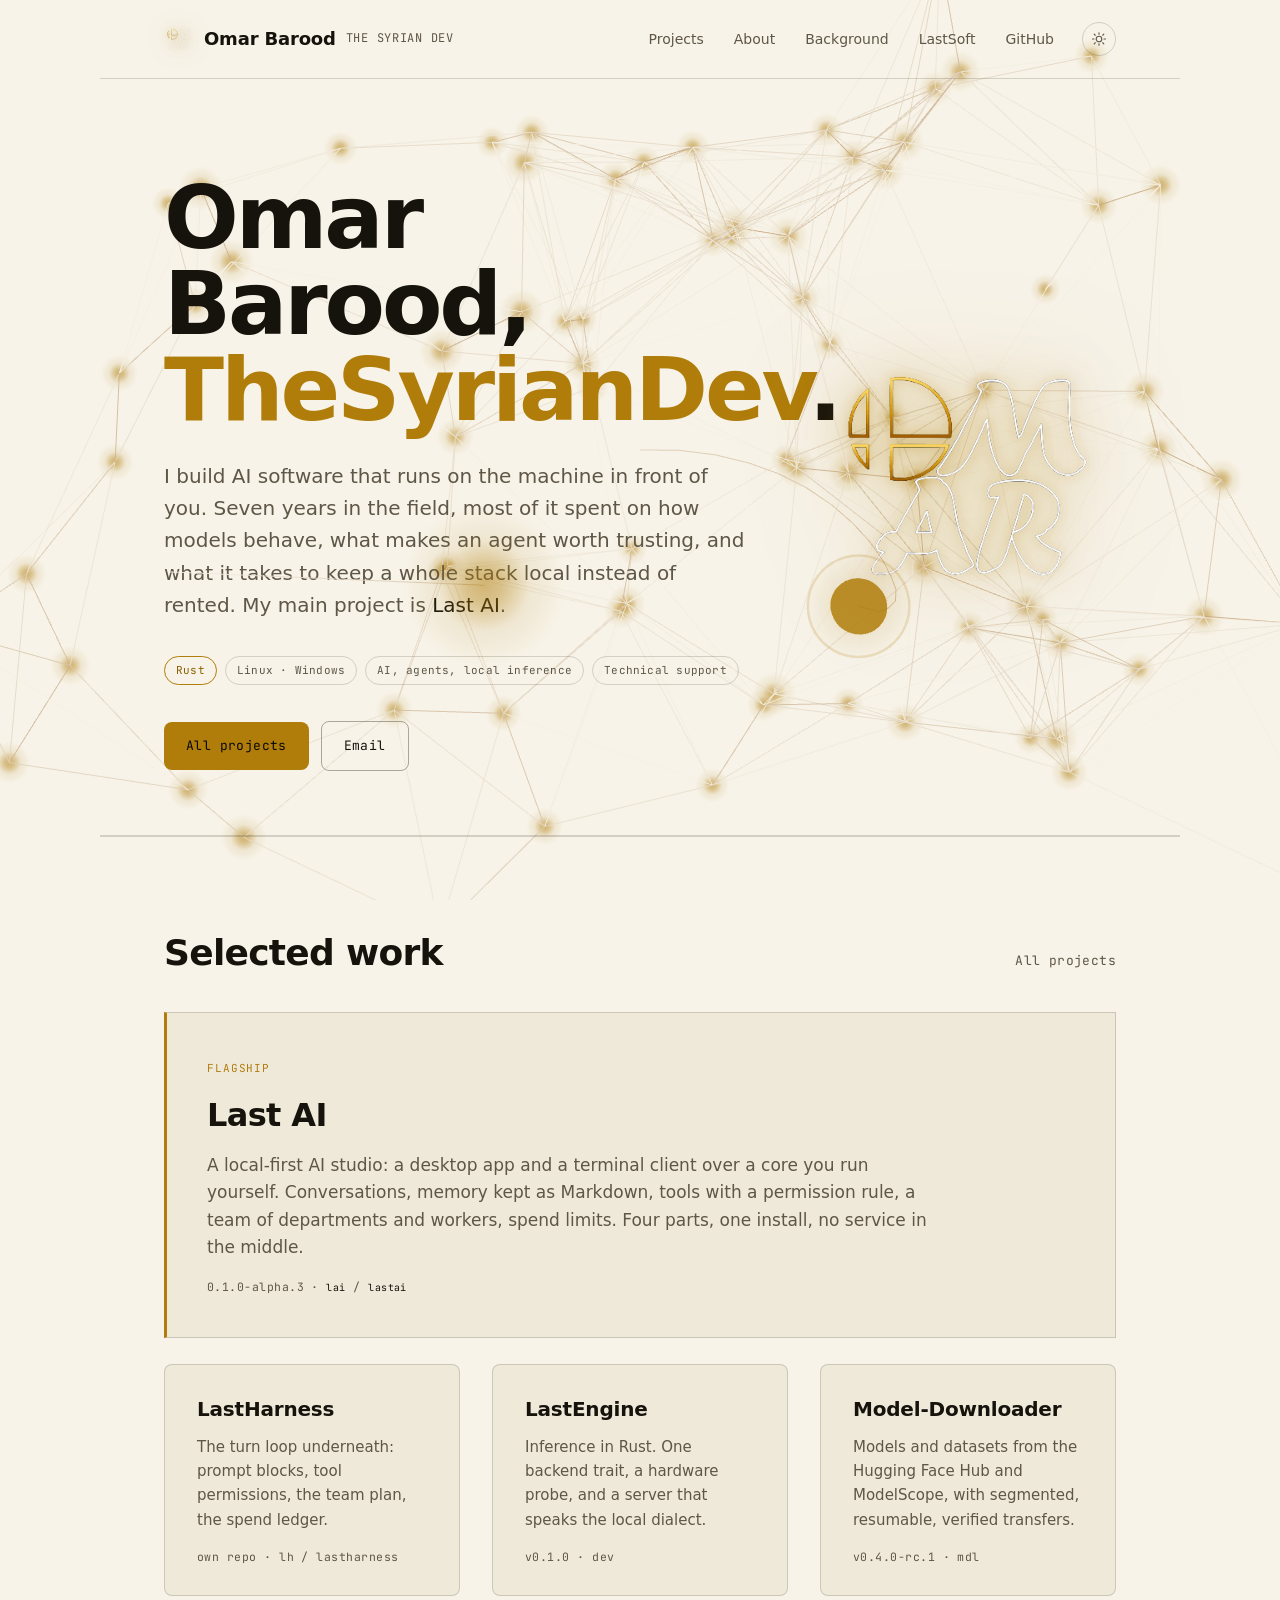
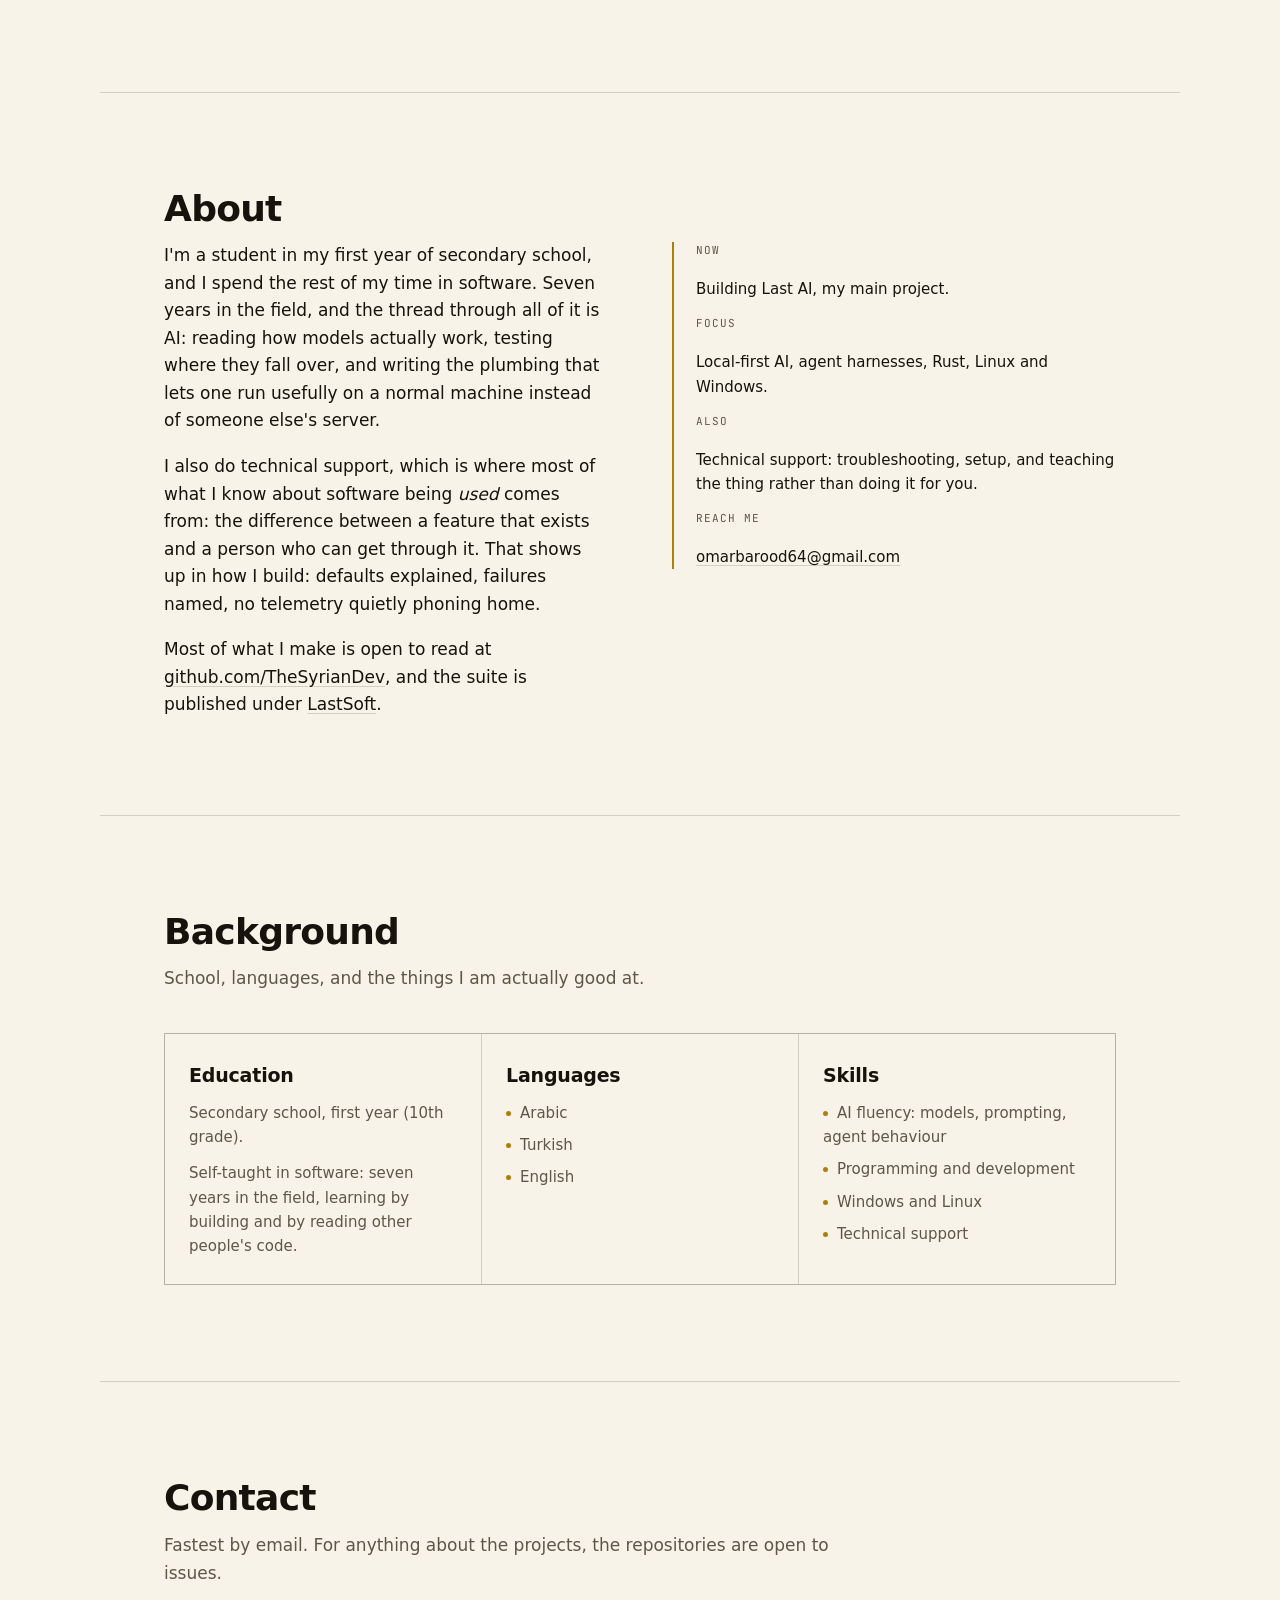
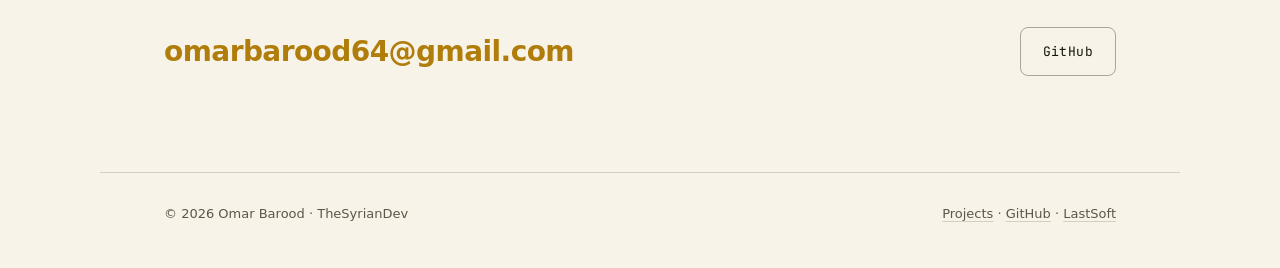
<file: index.html>
<!doctype html>
<html lang="en">
<head>
<meta charset="utf-8">
<meta name="viewport" content="width=device-width, initial-scale=1">
<title>Omar Barood - TheSyrianDev</title>
<meta name="description" content="Omar Barood (TheSyrianDev): student, AI developer and technical support. Builds local-first AI software in Rust, most of it around Last AI.">
<meta name="theme-color" content="#f7f3e8">
<link rel="icon" href="assets/favicon-64.png" type="image/png">
<link rel="icon" href="assets/favicon-64.png" sizes="64x64" type="image/png">
<link rel="apple-touch-icon" href="assets/apple-touch-icon.png">
<link rel="preconnect" href="https://cdn.fontshare.com" crossorigin>
<link rel="stylesheet" href="https://api.fontshare.com/v2/css?f[]=cabinet-grotesk@700,800&f[]=switzer@400,500&display=swap">
<link rel="stylesheet" href="https://fonts.googleapis.com/css2?family=JetBrains+Mono:wght@400;500&display=swap">
<link rel="stylesheet" href="style.css">
<script>
  (function () {
    var root = document.documentElement;
    var saved = localStorage.getItem('theme');
    if (saved) { root.setAttribute('data-theme', saved); return; }
    if (window.matchMedia('(prefers-color-scheme: dark)').matches) { root.setAttribute('data-theme', 'dark'); }
  })();
</script>
</head>
<body>

<canvas id="fx" aria-hidden="true"></canvas>
<canvas id="fx-cursor" aria-hidden="true"></canvas>

<a class="skip" href="#main">Skip to content</a>

<header class="top">
  <a class="who" href="./">
    <img class="avatar" src="assets/pfp.png" alt="" width="30" height="30">
    Omar Barood <span>THE SYRIAN DEV</span>
  </a>
  <div class="top-right">
    <nav class="top-nav" aria-label="Sections">
      <a href="projects.html">Projects</a>
      <a href="#about">About</a>
      <a href="#background">Background</a>
      <a href="/LastSoft/">LastSoft</a>
      <a href="https://github.com/TheSyrianDev">GitHub</a>
    </nav>
    <button class="theme" id="theme-toggle" type="button" aria-label="Theme: light" title="Theme: light">
      <svg class="i-light" viewBox="0 0 24 24" aria-hidden="true" fill="none" stroke="currentColor" stroke-width="1.7" stroke-linecap="round">
        <circle cx="12" cy="12" r="4.2"/><path d="M12 2.6v2.2M12 19.2v2.2M4.4 12H2.2M21.8 12h-2.2M6.4 6.4 4.8 4.8M19.2 19.2l-1.6-1.6M17.6 6.4l1.6-1.6M4.8 19.2l1.6-1.6"/>
      </svg>
      <svg class="i-dark" viewBox="0 0 24 24" aria-hidden="true" fill="none" stroke="currentColor" stroke-width="1.7" stroke-linejoin="round">
        <path d="M20 14.6A8.6 8.6 0 0 1 9.4 4a8.6 8.6 0 1 0 10.6 10.6z"/>
      </svg>
    </button>
  </div>
</header>

<main id="main">

  <section class="hero wrap">
    <div class="hero-copy">
      <h1>Omar Barood, <em>TheSyrianDev</em>.</h1>
      <p class="lede">
        I build AI software that runs on the machine in front of you. Seven years
        in the field, most of it spent on how models behave, what makes an agent
        worth trusting, and what it takes to keep a whole stack local instead of
        rented. My main project is <strong>Last AI</strong>.
      </p>
      <ul class="facts">
        <li>Rust</li>
        <li>Linux · Windows</li>
        <li>AI, agents, local inference</li>
        <li>Technical support</li>
      </ul>
      <div class="hero-actions">
        <a class="button" href="projects.html">All projects</a>
        <a class="button ghost" href="mailto:omarbarood64@gmail.com">Email</a>
      </div>
    </div>
    <div class="hero-mark">
      <img src="assets/pfp.png" alt="Omar Barood's monogram: the letters A, R and M" width="360" height="360">
    </div>
  </section>

  <section id="work" class="wrap">
    <div class="section-head">
      <h2>Selected work</h2>
      <a class="more" href="projects.html">All projects</a>
    </div>

    <a class="featured" href="projects.html#last-ai">
      <span class="label">Flagship</span>
      <h3>Last AI</h3>
      <p>
        A local-first AI studio: a desktop app and a terminal client over a core
        you run yourself. Conversations, memory kept as Markdown, tools with a
        permission rule, a team of departments and workers, spend limits. Four
        parts, one install, no service in the middle.
      </p>
      <span class="state">0.1.0-alpha.3 · <code>lai</code> / <code>lastai</code></span>
    </a>

    <ul class="work">
      <li>
        <span class="name"><a href="projects.html#lastharness">LastHarness</a></span>
        <p>The turn loop underneath: prompt blocks, tool permissions, the team plan, the spend ledger.</p>
        <span class="state">own repo · lh / lastharness</span>
      </li>
      <li>
        <span class="name"><a href="projects.html#lastengine">LastEngine</a></span>
        <p>Inference in Rust. One backend trait, a hardware probe, and a server that speaks the local dialect.</p>
        <span class="state">v0.1.0 · dev</span>
      </li>
      <li>
        <span class="name"><a href="projects.html#model-downloader">Model-Downloader</a></span>
        <p>Models and datasets from the Hugging Face Hub and ModelScope, with segmented, resumable, verified transfers.</p>
        <span class="state">v0.4.0-rc.1 · mdl</span>
      </li>
    </ul>
  </section>

  <section id="about" class="wrap">
    <h2>About</h2>
    <div class="about">
      <div>
        <p>I'm a student in my first year of secondary school, and I spend the rest of my time in software. Seven years in the field, and the thread through all of it is AI: reading how models actually work, testing where they fall over, and writing the plumbing that lets one run usefully on a normal machine instead of someone else's server.</p>
        <p>I also do technical support, which is where most of what I know about software being <em>used</em> comes from: the difference between a feature that exists and a person who can get through it. That shows up in how I build: defaults explained, failures named, no telemetry quietly phoning home.</p>
        <p>Most of what I make is open to read at <a href="https://github.com/TheSyrianDev">github.com/TheSyrianDev</a>, and the suite is published under <a href="/LastSoft/">LastSoft</a>.</p>
      </div>
      <aside class="aside">
        <dl>
          <dt>Now</dt>
          <dd>Building Last AI, my main project.</dd>
          <dt>Focus</dt>
          <dd>Local-first AI, agent harnesses, Rust, Linux and Windows.</dd>
          <dt>Also</dt>
          <dd>Technical support: troubleshooting, setup, and teaching the thing rather than doing it for you.</dd>
          <dt>Reach me</dt>
          <dd><a href="mailto:omarbarood64@gmail.com">omarbarood64@gmail.com</a></dd>
        </dl>
      </aside>
    </div>
  </section>

  <section id="background" class="wrap">
    <h2>Background</h2>
    <p class="sub">School, languages, and the things I am actually good at.</p>
    <div class="grid-3">
      <div>
        <h3>Education</h3>
        <p>Secondary school, first year (10th grade).</p>
        <p>Self-taught in software: seven years in the field, learning by building and by reading other people's code.</p>
      </div>
      <div>
        <h3>Languages</h3>
        <ul>
          <li>Arabic</li>
          <li>Turkish</li>
          <li>English</li>
        </ul>
      </div>
      <div>
        <h3>Skills</h3>
        <ul>
          <li>AI fluency: models, prompting, agent behaviour</li>
          <li>Programming and development</li>
          <li>Windows and Linux</li>
          <li>Technical support</li>
        </ul>
      </div>
    </div>
  </section>

  <section id="contact" class="wrap">
    <h2>Contact</h2>
    <p class="sub">Fastest by email. For anything about the projects, the repositories are open to issues.</p>
    <div class="contact">
      <a class="mail" href="mailto:omarbarood64@gmail.com">omarbarood64@gmail.com</a>
      <a class="button ghost" href="https://github.com/TheSyrianDev">GitHub</a>
    </div>
  </section>

</main>

<footer class="wrap">
  <span>© 2026 Omar Barood · TheSyrianDev</span>
  <span>
    <a href="projects.html">Projects</a> ·
    <a href="https://github.com/TheSyrianDev">GitHub</a> ·
    <a href="/LastSoft/">LastSoft</a>
  </span>
</footer>

<script src="theme.js" defer></script>
<script type="module" src="fx.js"></script>
</body>
</html>
</file>
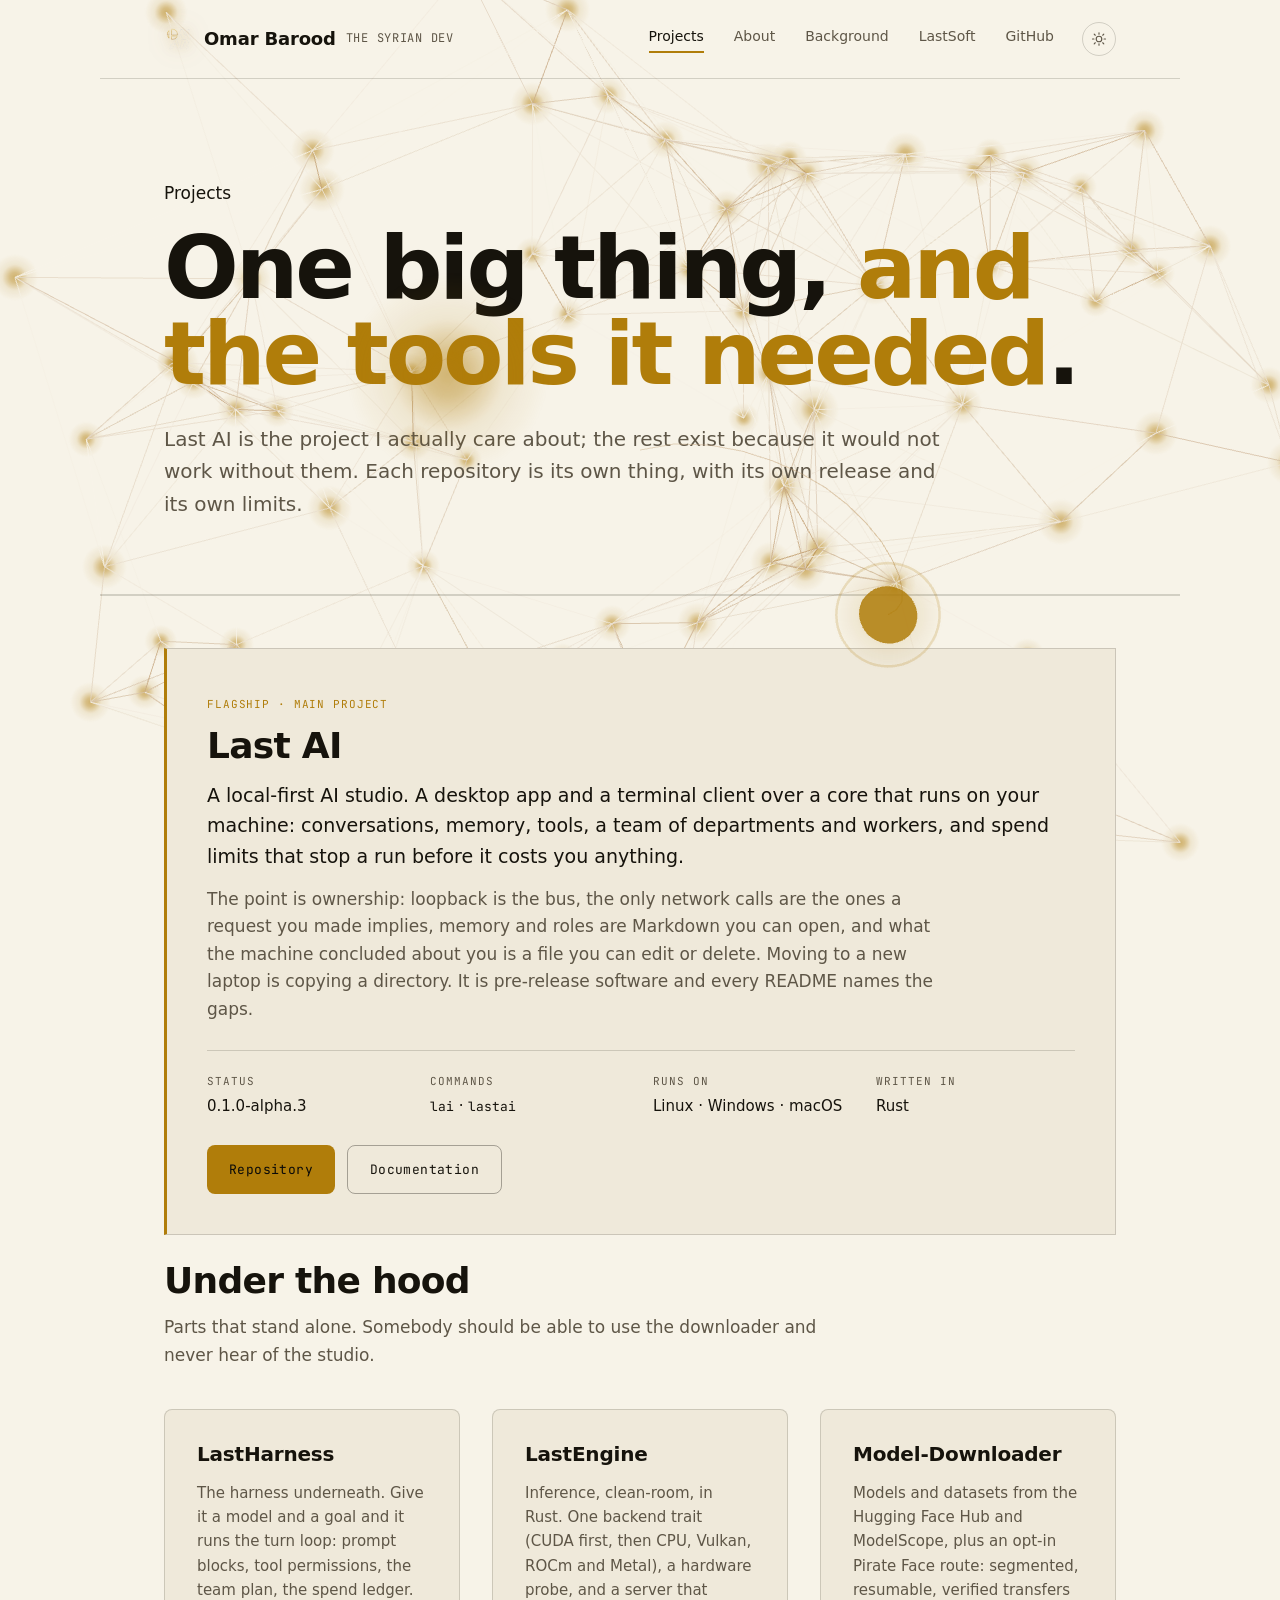
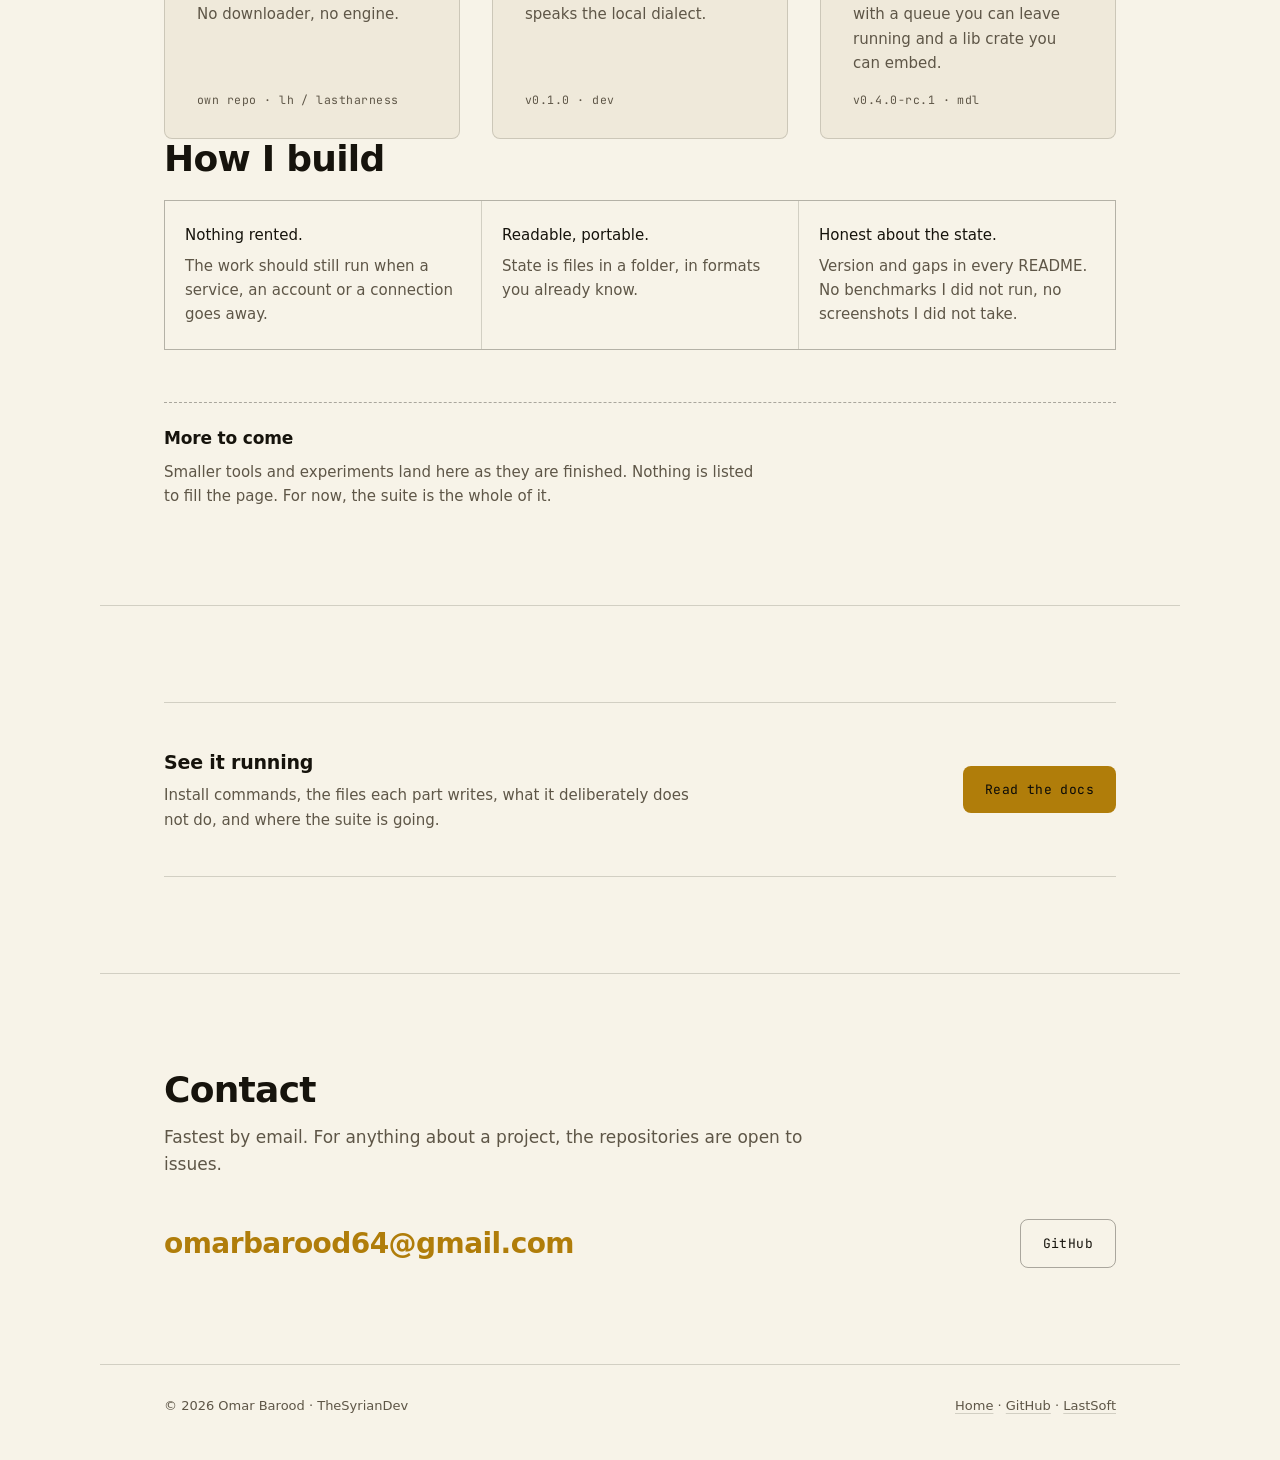
<file: projects.html>
<!doctype html>
<html lang="en">
<head>
<meta charset="utf-8">
<meta name="viewport" content="width=device-width, initial-scale=1">
<title>Projects - Omar Barood</title>
<meta name="description" content="Projects by Omar Barood (TheSyrianDev): Last AI, the local-first AI studio, and the tools under it: LastHarness, LastEngine and Model-Downloader.">
<meta name="theme-color" content="#f7f3e8">
<link rel="icon" href="assets/favicon-64.png" type="image/png">
<link rel="icon" href="assets/favicon-64.png" sizes="64x64" type="image/png">
<link rel="apple-touch-icon" href="assets/apple-touch-icon.png">
<link rel="preconnect" href="https://cdn.fontshare.com" crossorigin>
<link rel="stylesheet" href="https://api.fontshare.com/v2/css?f[]=cabinet-grotesk@700,800&f[]=switzer@400,500&display=swap">
<link rel="stylesheet" href="https://fonts.googleapis.com/css2?family=JetBrains+Mono:wght@400;500&display=swap">
<link rel="stylesheet" href="style.css">
<script>
  (function () {
    var root = document.documentElement;
    var saved = localStorage.getItem('theme');
    if (saved) { root.setAttribute('data-theme', saved); return; }
    if (window.matchMedia('(prefers-color-scheme: dark)').matches) { root.setAttribute('data-theme', 'dark'); }
  })();
</script>
</head>
<body>

<canvas id="fx" aria-hidden="true"></canvas>
<canvas id="fx-cursor" aria-hidden="true"></canvas>

<a class="skip" href="#main">Skip to content</a>

<header class="top">
  <a class="who" href="./">
    <img class="avatar" src="assets/pfp.png" alt="" width="30" height="30">
    Omar Barood <span>THE SYRIAN DEV</span>
  </a>
  <div class="top-right">
    <nav class="top-nav" aria-label="Sections">
      <a href="projects.html" aria-current="page">Projects</a>
      <a href="index.html#about">About</a>
      <a href="index.html#background">Background</a>
      <a href="/LastSoft/">LastSoft</a>
      <a href="https://github.com/TheSyrianDev">GitHub</a>
    </nav>
    <button class="theme" id="theme-toggle" type="button" aria-label="Theme: light" title="Theme: light">
      <svg class="i-light" viewBox="0 0 24 24" aria-hidden="true" fill="none" stroke="currentColor" stroke-width="1.7" stroke-linecap="round">
        <circle cx="12" cy="12" r="4.2"/><path d="M12 2.6v2.2M12 19.2v2.2M4.4 12H2.2M21.8 12h-2.2M6.4 6.4 4.8 4.8M19.2 19.2l-1.6-1.6M17.6 6.4l1.6-1.6M4.8 19.2l1.6-1.6"/>
      </svg>
      <svg class="i-dark" viewBox="0 0 24 24" aria-hidden="true" fill="none" stroke="currentColor" stroke-width="1.7" stroke-linejoin="round">
        <path d="M20 14.6A8.6 8.6 0 0 1 9.4 4a8.6 8.6 0 1 0 10.6 10.6z"/>
      </svg>
    </button>
  </div>
</header>

<main id="main">

  <section class="page-head wrap">
    <p class="eyebrow">Projects</p>
    <h1>One big thing, <em>and the tools it needed</em>.</h1>
    <p class="lede">
      Last AI is the project I actually care about; the rest exist because it
      would not work without them. Each repository is its own thing, with its
      own release and its own limits.
    </p>
  </section>

  <section class="wrap project-page">
    <article id="last-ai" class="featured featured-tall">
      <span class="label">Flagship · main project</span>
      <h2>Last AI</h2>
      <p class="lead">
        A local-first AI studio. A desktop app and a terminal client over a core
        that runs on your machine: conversations, memory, tools, a team of
        departments and workers, and spend limits that stop a run before it
        costs you anything.
      </p>
      <p>
        The point is ownership: loopback is the bus, the only network calls are
        the ones a request you made implies, memory and roles are Markdown you
        can open, and what the machine concluded about you is a file you can
        edit or delete. Moving to a new laptop is copying a directory. It is
        pre-release software and every README names the gaps.
      </p>
      <dl class="spec">
        <div><dt>Status</dt><dd>0.1.0-alpha.3</dd></div>
        <div><dt>Commands</dt><dd><code>lai</code> · <code>lastai</code></dd></div>
        <div><dt>Runs on</dt><dd>Linux · Windows · macOS</dd></div>
        <div><dt>Written in</dt><dd>Rust</dd></div>
      </dl>
      <p class="actions">
        <a class="button" href="https://github.com/TheSyrianDev/LastAI">Repository</a>
        <a class="button ghost" href="/LastSoft/docs/">Documentation</a>
      </p>
    </article>

    <h2 class="block-title">Under the hood</h2>
    <p class="sub">
      Parts that stand alone. Somebody should be able to use the downloader and
      never hear of the studio.
    </p>

    <ul class="work">
      <li id="lastharness">
        <span class="name"><a href="https://github.com/TheSyrianDev/LastHarness">LastHarness</a></span>
        <p>
          The harness underneath. Give it a model and a goal and it runs the
          turn loop: prompt blocks, tool permissions, the team plan, the spend
          ledger. No downloader, no engine.
        </p>
        <span class="state">own repo · lh / lastharness</span>
      </li>
      <li id="lastengine">
        <span class="name"><a href="https://github.com/TheSyrianDev/LastEngine">LastEngine</a></span>
        <p>
          Inference, clean-room, in Rust. One backend trait (CUDA first, then
          CPU, Vulkan, ROCm and Metal), a hardware probe, and a server that
          speaks the local dialect.
        </p>
        <span class="state">v0.1.0 · dev</span>
      </li>
      <li id="model-downloader">
        <span class="name"><a href="https://github.com/TheSyrianDev/Last-Model-Downloader">Model-Downloader</a></span>
        <p>
          Models and datasets from the Hugging Face Hub and ModelScope, plus an
          opt-in Pirate Face route: segmented, resumable, verified transfers
          with a queue you can leave running and a lib crate you can embed.
        </p>
        <span class="state">v0.4.0-rc.1 · mdl</span>
      </li>
    </ul>

    <h2 class="block-title">How I build</h2>
    <ul class="principles">
      <li>
        <strong>Nothing rented.</strong> The work should still run when a
        service, an account or a connection goes away.
      </li>
      <li>
        <strong>Readable, portable.</strong> State is files in a folder, in
        formats you already know.
      </li>
      <li>
        <strong>Honest about the state.</strong> Version and gaps in every
        README. No benchmarks I did not run, no screenshots I did not take.
      </li>
    </ul>

    <div class="more-projects">
      <h3>More to come</h3>
      <p>
        Smaller tools and experiments land here as they are finished. Nothing
        is listed to fill the page. For now, the suite is the whole of it.
      </p>
    </div>
  </section>

  <section class="wrap">
    <div class="docs">
      <div>
        <h3>See it running</h3>
        <p>
          Install commands, the files each part writes, what it deliberately
          does not do, and where the suite is going.
        </p>
      </div>
      <a class="button" href="/LastSoft/docs/">Read the docs</a>
    </div>
  </section>

  <section id="contact" class="wrap">
    <h2>Contact</h2>
    <p class="sub">
      Fastest by email. For anything about a project, the repositories are open
      to issues.
    </p>
    <div class="contact">
      <a class="mail" href="mailto:omarbarood64@gmail.com">omarbarood64@gmail.com</a>
      <a class="button ghost" href="https://github.com/TheSyrianDev">GitHub</a>
    </div>
  </section>

</main>

<footer class="wrap">
  <span>© 2026 Omar Barood · TheSyrianDev</span>
  <span>
    <a href="./">Home</a> ·
    <a href="https://github.com/TheSyrianDev">GitHub</a> ·
    <a href="/LastSoft/">LastSoft</a>
  </span>
</footer>

<script src="theme.js" defer></script>
<script type="module" src="fx.js"></script>
</body>
</html>
</file>
<file: style.css>
/* ---------------------------------------------------------------
 * TheSyrianDev — design system
 * Warm editorial: gold on deep warm black / warm cream.
 * Light and dark are the only two states. No auto.
 * One accent: gold. One radius scale. One font family for display.
 * --------------------------------------------------------------- */

:root {
  --ground: #0a0a09;
  --raised: #14120f;
  --ink: #f5f1e6;
  --muted: #a29a8b;
  --accent: #e0a526;
  --accent-glow: rgba(224, 165, 38, 0.5);
  --accent-fill: #e0a526;
  --on-accent: #0a0a09;
  --hair: rgba(245, 241, 230, 0.14);
  --hair-strong: rgba(245, 241, 230, 0.28);
  --selection: rgba(224, 165, 38, 0.35);
  --scrollbar: rgba(245, 241, 230, 0.6);
  --scrollbar-hover: rgba(245, 241, 230, 0.85);

  --display: "Cabinet Grotesk", "Archivo", system-ui, sans-serif;
  --text: "Switzer", ui-sans-serif, system-ui, -apple-system, "Segoe UI", sans-serif;
  --mono: "JetBrains Mono", ui-monospace, SFMono-Regular, Menlo, monospace;

  --gutter: clamp(20px, 5vw, 64px);
  --measure: 62ch;
  --radius: 8px;
  --ease: cubic-bezier(0.16, 1, 0.3, 1);
  color-scheme: dark;
}

html[data-theme="light"] {
  --ground: #f7f3e8;
  --raised: #efe9da;
  --ink: #16130c;
  --muted: #5e5647;
  --accent: #b07d0a;
  --accent-glow: rgba(176, 125, 10, 0.5);
  --accent-fill: #b07d0a;
  --on-accent: #0a0a09;
  --hair: rgba(22, 19, 12, 0.16);
  --hair-strong: rgba(22, 19, 12, 0.34);
  --selection: rgba(176, 125, 10, 0.35);
  --scrollbar: rgba(22, 19, 12, 0.6);
  --scrollbar-hover: rgba(22, 19, 12, 0.85);
  color-scheme: light;
}

/* Theme lock: only two states, no auto. */
html[data-theme="light"] {
  color-scheme: light;
}

/* Small accent text on the light ground needs a darker gold to clear AA. */
html[data-theme="light"] .facts li:first-child {
  color: #8a6100;
}

html[data-theme="dark"] {
  color-scheme: dark;
}

/* ---------------------------------------------------------------
 * Base
 * --------------------------------------------------------------- */
* { box-sizing: border-box; }

html {
  -webkit-text-size-adjust: 100%;
  scroll-behavior: smooth;
  background: var(--ground);
  color-scheme: dark;
  scroll-padding-top: 24px;
}

body {
  margin: 0;
  position: relative;
  z-index: 0;
  background: transparent;
  color: var(--ink);
  font-family: var(--text);
  font-size: 17px;
  line-height: 1.62;
  -webkit-font-smoothing: antialiased;
  text-rendering: optimizeLegibility;
  transition: background-color 180ms ease, color 180ms ease;
}

::selection {
  background: var(--accent-fill);
  color: var(--on-accent);
}

:focus-visible {
  outline: 2px solid var(--accent);
  outline-offset: 3px;
  border-radius: 2px;
}

a {
  color: inherit;
  text-decoration-color: var(--hair);
  text-underline-offset: 3px;
}

a:hover {
  text-decoration-color: var(--accent);
}

code {
  font-family: var(--mono);
  font-size: 0.86em;
  color: var(--ink);
}

.skip {
  position: absolute;
  left: -9999px;
}

.skip:focus {
  left: 12px;
  top: 12px;
  padding: 10px 16px;
  background: var(--ink);
  color: var(--ground);
  z-index: 20;
}

/* ---------------------------------------------------------------
 * Layout
 * --------------------------------------------------------------- */
.wrap {
  max-width: 1080px;
  margin: 0 auto;
  padding-inline: var(--gutter);
}

/* ---------------------------------------------------------------
 * Header
 * --------------------------------------------------------------- */
header.top {
  display: flex;
  align-items: center;
  justify-content: space-between;
  gap: 20px;
  flex-wrap: wrap;
  padding-block: 22px;
  max-width: 1080px;
  margin: 0 auto;
  padding-inline: var(--gutter);
  border-bottom: 1px solid var(--hair);
}

.who {
  display: flex;
  align-items: center;
  gap: 10px;
  font-family: var(--display);
  font-weight: 800;
  font-size: 18px;
  letter-spacing: -0.01em;
  text-decoration: none;
  color: var(--ink);
}

.who .avatar {
  width: 30px;
  height: 30px;
  flex: none;
  display: block;
  object-fit: cover;
  filter: drop-shadow(0 0 4px var(--accent-glow)) drop-shadow(0 0 10px var(--accent-glow));
}

.who span {
  font-family: var(--mono);
  font-size: 12px;
  font-weight: 400;
  letter-spacing: 0.06em;
  color: var(--muted);
}

.top-right {
  display: flex;
  align-items: center;
  gap: clamp(14px, 2.4vw, 28px);
}

nav.top-nav {
  display: flex;
  gap: clamp(14px, 2.4vw, 30px);
  font-size: 14px;
}

nav.top-nav a {
  color: var(--muted);
  text-decoration: none;
  font-size: 14px;
}

nav.top-nav a:hover {
  color: var(--ink);
}

nav.top-nav a[aria-current="page"] {
  color: var(--ink);
}

nav.top-nav a[aria-current="page"]::after {
  content: "";
  display: block;
  height: 2px;
  margin-top: 3px;
  background: var(--accent-fill);
}

.theme {
  display: inline-flex;
  align-items: center;
  justify-content: center;
  width: 34px;
  height: 34px;
  padding: 0;
  border: 1px solid var(--hair);
  border-radius: 50%;
  background: transparent;
  color: var(--muted);
  cursor: pointer;
  transition: color 140ms ease, border-color 140ms ease, background-color 180ms ease;
}

.theme:hover {
  color: var(--accent);
  border-color: var(--hair-strong);
}

.theme:active {
  transform: scale(0.97);
}

.theme svg {
  width: 16px;
  height: 16px;
  display: block;
}

.theme .i-light,
.theme .i-dark {
  display: none;
}

html[data-theme="light"] .theme .i-light,
html[data-theme="dark"] .theme .i-dark {
  display: block;
}

/* ---------------------------------------------------------------
 * Hero (asymmetric split: text left, mark right)
 * --------------------------------------------------------------- */
.hero {
  display: grid;
  grid-template-columns: minmax(0, 1fr) auto;
  align-items: center;
  gap: clamp(28px, 5vw, 64px);
  padding-block: clamp(48px, 8vw, 96px) clamp(36px, 5vw, 64px);
  border-bottom: 1px solid var(--hair);
}

.hero-copy {
  max-width: none;
}

.hero-copy .eyebrow {
  font-family: var(--mono);
  font-size: 12px;
  letter-spacing: 0.09em;
  text-transform: uppercase;
  color: var(--muted);
  margin: 0 0 22px;
}

.hero-copy .eyebrow b {
  color: var(--accent);
  font-weight: 500;
}

h1 {
  font-family: var(--display);
  font-weight: 800;
  font-size: clamp(40px, 8vw, 88px);
  line-height: 0.98;
  letter-spacing: -0.035em;
  margin: 0 0 26px;
  max-width: 20ch;
  text-wrap: balance;
}

h1 em {
  font-style: normal;
  color: var(--accent);
}

.lede {
  max-width: var(--measure);
  font-size: clamp(17px, 1.9vw, 20px);
  color: var(--muted);
  margin: 0 0 34px;
}

.lede strong {
  color: var(--ink);
  font-weight: 500;
}

.facts {
  list-style: none;
  display: flex;
  flex-wrap: wrap;
  gap: 8px;
  margin: 0 0 36px;
  padding: 0;
}

.facts li {
  font-family: var(--mono);
  font-size: 11px;
  letter-spacing: 0.02em;
  color: var(--muted);
  border: 1px solid var(--hair);
  border-radius: 999px;
  padding: 5px 11px;
}

.facts li:first-child {
  color: var(--accent);
  border-color: var(--accent);
}

.hero-actions {
  display: flex;
  flex-wrap: wrap;
  gap: 12px;
  align-items: center;
}

.button {
  display: inline-flex;
  align-items: center;
  gap: 8px;
  font-family: var(--mono);
  font-size: 13px;
  letter-spacing: 0.03em;
  text-decoration: none;
  color: var(--on-accent);
  background: var(--accent-fill);
  padding: 13px 22px;
  border-radius: 8px;
  white-space: nowrap;
  transition: filter 140ms ease, background-color 180ms ease;
}

.button:hover {
  filter: brightness(1.08);
}

.button.ghost {
  background: transparent;
  color: var(--ink);
  border: 1px solid var(--hair-strong);
}

.button.ghost:hover {
  border-color: var(--accent);
  color: var(--accent);
}

.hero-mark {
  justify-self: end;
  width: clamp(200px, 24vw, 300px);
  margin-top: 6px;
}

.hero-mark img {
  display: block;
  width: 100%;
  height: auto;
  filter: drop-shadow(0 0 6px var(--accent-glow)) drop-shadow(0 0 20px var(--accent-glow))
    drop-shadow(0 0 48px var(--accent-glow));
}

/* ---------------------------------------------------------------
 * Sections
 * --------------------------------------------------------------- */
section {
  padding-block: clamp(56px, 9vw, 96px);
}

section + section {
  border-top: 1px solid var(--hair);
}

.section-head {
  display: flex;
  align-items: baseline;
  justify-content: space-between;
  gap: 20px;
  flex-wrap: wrap;
}

.section-head h2 {
  font-family: var(--display);
  font-weight: 800;
  font-size: clamp(26px, 3.6vw, 36px);
  letter-spacing: -0.02em;
  line-height: 1.1;
  margin: 0 0 14px;
}

.more {
  font-family: var(--mono);
  font-size: 13px;
  letter-spacing: 0.03em;
  color: var(--muted);
  text-decoration: none;
  white-space: nowrap;
}

.more:hover {
  color: var(--accent);
}

.sub {
  max-width: var(--measure);
  color: var(--muted);
  margin: 0 0 40px;
}

h2 {
  font-family: var(--display);
  font-weight: 800;
  font-size: clamp(26px, 3.6vw, 36px);
  letter-spacing: -0.02em;
  line-height: 1.1;
  margin: 0 0 14px;
}

h3 {
  font-family: var(--display);
  font-weight: 700;
  font-size: 19px;
  letter-spacing: -0.01em;
  margin: 0 0 8px;
}

/* ---------------------------------------------------------------
 * About
 * --------------------------------------------------------------- */
.about {
  display: grid;
  grid-template-columns: minmax(0, 1fr) minmax(0, 1fr);
  gap: clamp(24px, 5vw, 64px);
  align-items: start;
}

.about p {
  margin: 0 0 18px;
  max-width: var(--measure);
}

.about p:last-child {
  margin-bottom: 0;
}

.about .aside {
  border-left: 2px solid var(--accent-fill);
  padding-left: 22px;
  font-size: 15px;
  color: var(--muted);
}

.about .aside dl {
  margin: 0;
  display: grid;
  gap: 14px;
}

.about .aside dt {
  font-family: var(--mono);
  font-size: 11px;
  letter-spacing: 0.09em;
  text-transform: uppercase;
  color: var(--muted);
  margin-bottom: 3px;
}

.about .aside dd {
  margin: 0;
  color: var(--ink);
}

/* ---------------------------------------------------------------
 * Background grid (education, languages, skills)
 * --------------------------------------------------------------- */
.grid-3 {
  display: grid;
  grid-template-columns: repeat(3, minmax(0, 1fr));
  gap: 1px;
  background: var(--hair);
  border: 1px solid var(--hair);
}

.grid-3 > div {
  background: var(--ground);
  padding: 26px 24px;
}

.grid-3 h3 {
  color: var(--ink);
  margin-bottom: 10px;
}

.grid-3 p {
  margin: 0 0 12px;
  color: var(--muted);
  font-size: 15px;
}

.grid-3 p:last-child {
  margin-bottom: 0;
}

.grid-3 ul {
  list-style: none;
  margin: 0;
  padding: 0;
  display: grid;
  gap: 8px;
  font-size: 15px;
  color: var(--muted);
}

.grid-3 ul li::before {
  content: "";
  display: inline-block;
  width: 5px;
  height: 5px;
  border-radius: 50%;
  background: var(--accent);
  vertical-align: 2px;
  margin-right: 9px;
}

/* ---------------------------------------------------------------
 * Featured project card
 * --------------------------------------------------------------- */
.featured {
  display: block;
  margin: 26px 0;
  padding: clamp(24px, 4vw, 40px);
  border: 1px solid var(--hair);
  border-left: 3px solid var(--accent-fill);
  background: var(--raised);
  text-decoration: none;
  transition: border-color 160ms ease;
}

.featured:hover {
  border-color: var(--hair-strong);
}

.featured .label {
  display: inline-block;
  font-family: var(--mono);
  font-size: 11px;
  letter-spacing: 0.08em;
  text-transform: uppercase;
  color: var(--accent);
  margin-bottom: 12px;
}

.featured h3 {
  font-family: var(--display);
  font-weight: 800;
  font-size: clamp(24px, 3.2vw, 32px);
  letter-spacing: -0.02em;
  margin: 0 0 10px;
}

.featured p {
  margin: 0;
  color: var(--muted);
  max-width: 68ch;
}

.featured .state {
  display: block;
  margin-top: 16px;
  font-family: var(--mono);
  font-size: 11.5px;
  letter-spacing: 0.04em;
  color: var(--muted);
}

/* ---------------------------------------------------------------
 * Work list
 * --------------------------------------------------------------- */
.work {
  list-style: none;
  margin: 0;
  padding: 0;
  display: grid;
  grid-template-columns: repeat(auto-fit, minmax(240px, 1fr));
  gap: clamp(16px, 3vw, 32px);
}

.work li {
  background: var(--raised);
  border: 1px solid var(--hair);
  border-radius: var(--radius);
  padding: clamp(20px, 3vw, 28px) clamp(20px, 4vw, 32px);
  display: flex;
  flex-direction: column;
  gap: 10px;
}

.work .name {
  font-family: var(--display);
  font-weight: 700;
  font-size: 20px;
  letter-spacing: -0.01em;
}

.work .name a {
  text-decoration: none;
  color: var(--ink);
}

.work .name a:hover {
  color: var(--accent);
}

.work p {
  margin: 0;
  color: var(--muted);
  font-size: 15px;
}

.work .state {
  margin-top: auto;
  font-family: var(--mono);
  font-size: 11.5px;
  letter-spacing: 0.04em;
  color: var(--muted);
  padding-top: 6px;
}

/* ---------------------------------------------------------------
 * Projects page
 * --------------------------------------------------------------- */
.page-head {
  padding-block: clamp(44px, 8vw, 84px) clamp(26px, 4vw, 40px);
  border-bottom: 1px solid var(--hair);
}

h1.page-title {
  font-family: var(--display);
  font-weight: 800;
  font-size: clamp(32px, 5.6vw, 58px);
  letter-spacing: -0.02em;
  line-height: 1.1;
  max-width: 22ch;
  margin-bottom: 22px;
}

.project-page {
  padding-block: clamp(32px, 5vw, 52px) clamp(48px, 8vw, 96px);
}

.featured-tall {
  margin-top: 0;
}

.featured .lead {
  font-size: clamp(17px, 1.9vw, 19px);
  color: var(--ink);
  max-width: 70ch;
}

.featured .lead + p {
  margin-top: 14px;
}

.featured .spec {
  display: grid;
  grid-template-columns: repeat(auto-fit, minmax(130px, 1fr));
  gap: 18px 24px;
  margin: 26px 0 0;
  padding-top: 22px;
  border-top: 1px solid var(--hair);
}

.featured .spec dt {
  font-family: var(--mono);
  font-size: 11px;
  letter-spacing: 0.09em;
  text-transform: uppercase;
  color: var(--muted);
  margin-bottom: 4px;
}

.featured .spec dd {
  margin: 0;
  font-size: 15px;
}

.featured .actions {
  display: flex;
  flex-wrap: wrap;
  gap: 12px;
  margin-top: 26px;
  max-width: none;
}

/* ---------------------------------------------------------------
 * Principles / more-projects
 * --------------------------------------------------------------- */
.principles {
  list-style: none;
  margin: 22px 0 0;
  padding: 0;
  display: grid;
  grid-template-columns: repeat(auto-fit, minmax(220px, 1fr));
  gap: 1px;
  background: var(--hair);
  border: 1px solid var(--hair);
}

.principles li {
  background: var(--ground);
  padding: 22px 20px;
  color: var(--muted);
  font-size: 15px;
}

.principles strong {
  display: block;
  color: var(--ink);
  font-weight: 500;
  margin-bottom: 6px;
}

.more-projects {
  margin-top: clamp(34px, 5vw, 52px);
  padding-top: 22px;
  border-top: 1px dashed var(--hair-strong);
}

.more-projects h3 {
  font-size: 17px;
}

.more-projects p {
  margin: 0;
  color: var(--muted);
  max-width: 62ch;
  font-size: 15px;
}

/* ---------------------------------------------------------------
 * Docs band
 * --------------------------------------------------------------- */
.docs {
  display: flex;
  align-items: center;
  justify-content: space-between;
  gap: 28px;
  flex-wrap: wrap;
  border-top: 1px solid var(--hair);
  border-bottom: 1px solid var(--hair);
  padding-block: clamp(28px, 5vw, 44px);
}

.docs h3 {
  margin-bottom: 6px;
}

.docs p {
  margin: 0;
  color: var(--muted);
  max-width: 56ch;
  font-size: 15px;
}

/* ---------------------------------------------------------------
 * Contact
 * --------------------------------------------------------------- */
.contact {
  display: grid;
  grid-template-columns: minmax(0, 1fr) auto;
  gap: 28px;
  align-items: center;
}

.contact a.mail {
  font-family: var(--display);
  font-weight: 700;
  font-size: clamp(20px, 3vw, 28px);
  letter-spacing: -0.02em;
  color: var(--accent);
  text-decoration: none;
}

.contact a.mail:hover {
  text-decoration: underline;
}

.contact .button.ghost {
  max-width: 200px;
}

/* ---------------------------------------------------------------
 * Footer
 * --------------------------------------------------------------- */
footer.wrap {
  display: flex;
  justify-content: space-between;
  gap: 16px;
  flex-wrap: wrap;
  padding-block: 30px 44px;
  border-top: 1px solid var(--hair);
  font-size: 13px;
  color: var(--muted);
}

footer.wrap a {
  color: var(--muted);
}

footer.wrap a:hover {
  color: var(--accent);
}

/* ---------------------------------------------------------------
 * Responsive
 * --------------------------------------------------------------- */
@media (max-width: 820px) {
  .about,
  .hero,
  .grid-3,
  .work,
  .contact {
    grid-template-columns: minmax(0, 1fr);
  }

  .hero {
    grid-template-columns: minmax(0, 1fr);
    justify-items: center;
  }

  .hero-mark {
    justify-self: start;
    width: clamp(130px, 32vw, 180px);
    order: -1;
  }

  .contact {
    grid-template-columns: 1fr;
    text-align: center;
  }

  .contact .button.ghost {
    max-width: none;
  }
}

@media (max-width: 560px) {
  body { font-size: 16px; }
  header.top { padding-block: 18px 14px; }
  .top-right { width: 100%; justify-content: space-between; }
  nav.top-nav { font-size: 12px; gap: 10px; flex-wrap: nowrap; }
  .facts { gap: 8px; }
  .hero-mark { order: 0; }
  .button { justify-content: center; }
}

@media (prefers-reduced-motion: reduce) {
  html {
    scroll-behavior: auto;
  }
  *, *::before, *::after {
    transition-duration: 0.01ms !important;
    animation-duration: 0.01ms !important;
  }
}

@media print {
  :root, html[data-theme="light"] {
    --ground: #fff;
    --raised: #fff;
    --ink: #000;
    --muted: #333;
    --accent: #6b4b00;
    --hair: rgba(0, 0, 0, 0.2);
  }
  .theme, nav.top-nav, .skip { display: none; }
  section { break-inside: avoid; }
}

/* Page-wide Three.js field, painted behind the content on every page. */
#fx {
  position: fixed;
  inset: 0;
  width: 100%;
  height: 100%;
  z-index: -1;
  pointer-events: none;
}

#fx-cursor {
  position: fixed;
  inset: 0;
  width: 100%;
  height: 100%;
  z-index: 9999;
  pointer-events: none;
}
</file>
